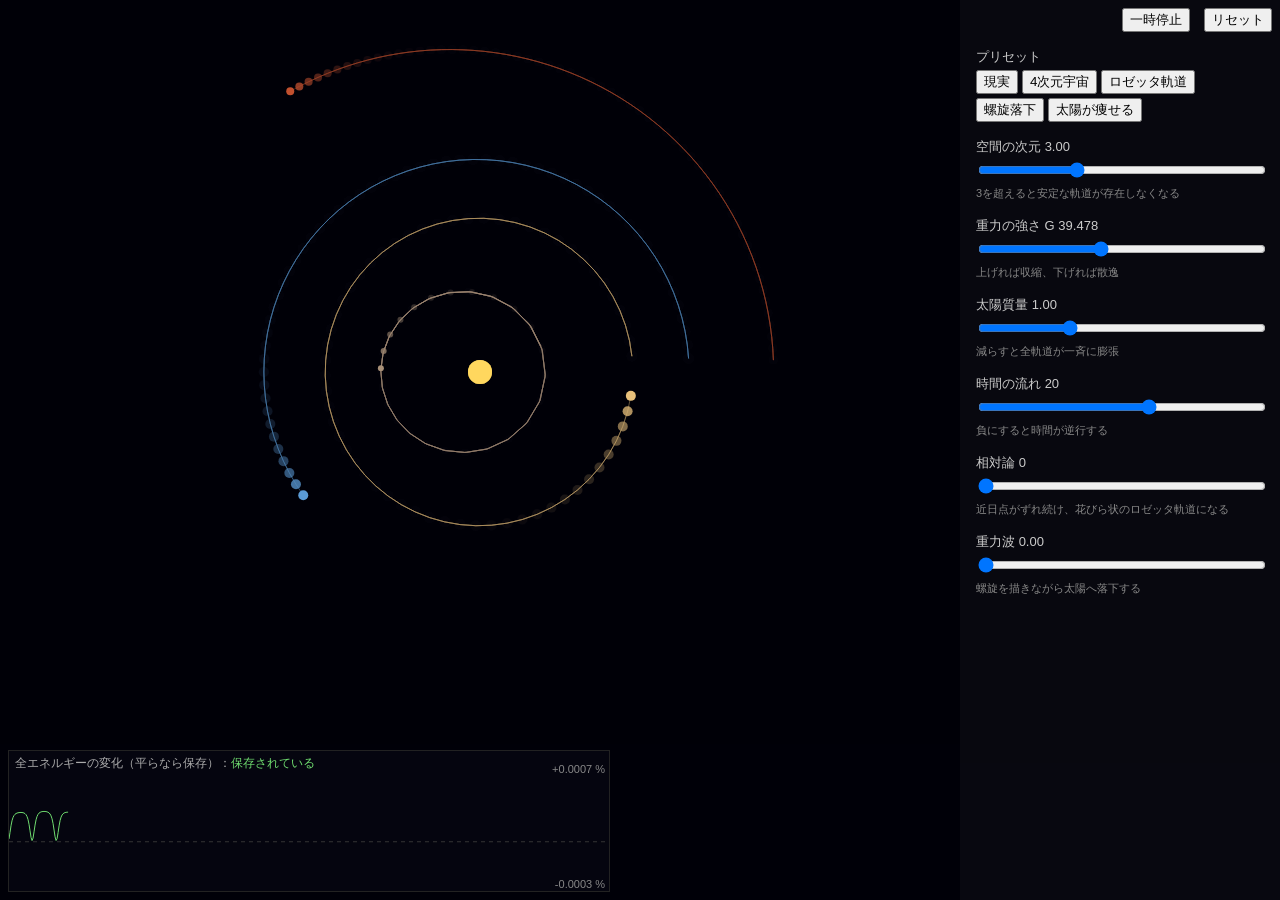
<file: app/index.html>
<!DOCTYPE html>
<html lang="ja">
<head>
  <meta charset="UTF-8">
  <title>内惑星「法則破壊」シミュレータ</title>
  <link rel="stylesheet" href="style.css">
</head>
<body>
  <div id="hud">
    経過年数: <span id="year">0.00</span> 年<br>
    全エネルギー: <span id="energy">—</span>
  </div>
  <button id="reset">リセット</button>
  <!-- Day7で追加：一時停止（decisions.md A-5。スペースキーでも切り替わる） -->
  <button id="pause">一時停止</button>
  <canvas id="canvas" width="600" height="600"></canvas>
  <!-- Day6で追加：エネルギーグラフ。メインcanvasの残像処理と干渉しないよう別canvasにする（decisions.md A-7） -->
  <canvas id="energy-graph" width="600" height="140"></canvas>
  <!-- ↓ ここから新規追加：Day3で導入したコントロールパネル -->
  <div id="panel">
    <!-- Day7で追加：プリセットボタン（design.md 9-3）。ボタンはmain.jsのPRESETSから生成する -->
    <div class="control">
      <label>プリセット</label>
      <div id="presets"></div>
    </div>

    <div class="control">
      <!-- スライダーの現在値をリアルタイムで表示する場所。
           main.jsのdimSlider.addEventListener('input', ...)が
           ここのtextContentを毎回書き換える -->
      <label>空間の次元 <span id="dim-val">3.00</span></label>

      <!-- id="dim" が main.js の document.getElementById('dim') で拾われる。
           min/max/step は design.md 7章の法則テーブルの値をそのまま使用
           （2.5〜4.0の範囲、0.01刻み） -->
      <input type="range" id="dim" min="2.5" max="4.0" step="0.01" value="3.0">

      <!-- スライダーの物理的背景を1行で説明（decisions.md A-11：説明文は最小限でよい） -->
      <p class="note">3を超えると安定な軌道が存在しなくなる</p>
    </div>

    <!-- ↓ Day4で追加：G・太陽質量・時間の流れ。decisions.md A-9により同じ#panel内に置く -->
    <div class="control">
      <label>重力の強さ G <span id="g-val">39.478</span></label>
      <!-- min/max/defaultはdesign.md 7章の法則テーブルの値 -->
      <input type="range" id="g" min="10" max="80" step="0.1" value="39.478">
      <p class="note">上げれば収縮、下げれば散逸</p>
    </div>

    <div class="control">
      <label>太陽質量 <span id="sun-mass-val">1.00</span></label>
      <input type="range" id="sun-mass" min="0.1" max="3.0" step="0.01" value="1.0">
      <p class="note">減らすと全軌道が一斉に膨張</p>
    </div>

    <div class="control">
      <!-- decisions.md A-4の決定：実体はSTEPS_PER_FRAME(速さ)。負の値で時間が逆行する -->
      <label>時間の流れ <span id="time-val">20</span></label>
      <input type="range" id="time" min="-100" max="100" step="1" value="20">
      <p class="note">負にすると時間が逆行する</p>
    </div>
    <!-- ↑ Day4ここまで -->

    <!-- ↓ Day5で追加：相対論と重力波。decisions.md A-9により同じ#panel内に置く -->
    <div class="control">
      <!-- min/max/defaultはdesign.md 7章の法則テーブルの値。gr=1が現実相当（100年で43秒角） -->
      <label>相対論 <span id="gr-val">0</span></label>
      <input type="range" id="gr" min="0" max="100000" step="100" value="0">
      <p class="note">近日点がずれ続け、花びら状のロゼッタ軌道になる</p>
    </div>

    <div class="control">
      <label>重力波 <span id="gw-val">0.00</span></label>
      <input type="range" id="gw" min="0" max="2" step="0.01" value="0">
      <p class="note">螺旋を描きながら太陽へ落下する</p>
    </div>
    <!-- ↑ Day5ここまで -->
  </div>
  <!-- ↑ ここまで新規追加 -->
  <script type="module" src="main.js"></script>
</body>
</html>
</file>
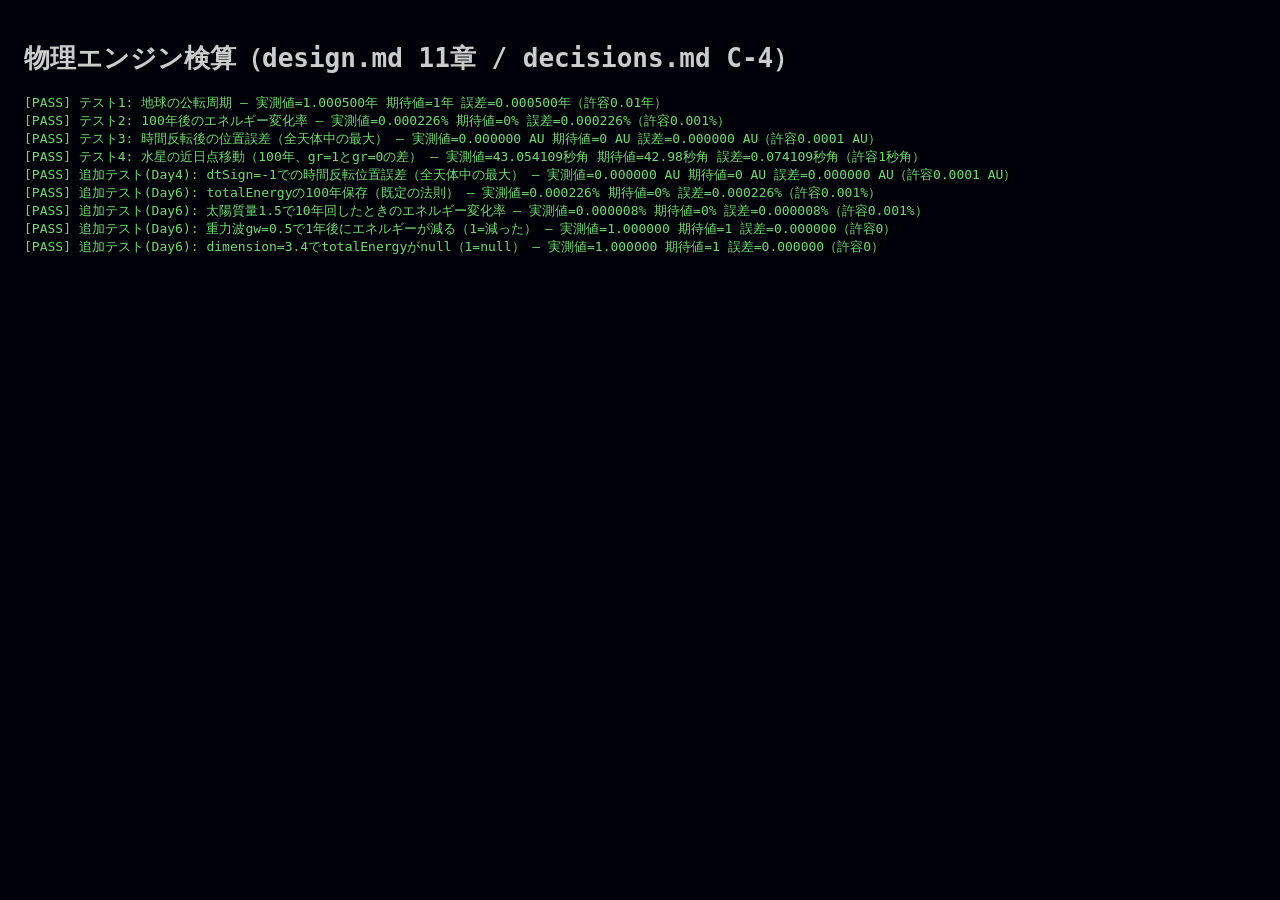
<file: app/test.html>
<!DOCTYPE html>
<html lang="ja">
<head>
  <meta charset="UTF-8">
  <title>物理エンジン検算 - test.html</title>
  <style>
    body { background: #000008; color: #ccc; font-family: monospace; padding: 16px; }
    .pass { color: #6fdc6f; }
    .fail { color: #ff6b6b; }
  </style>
</head>
<body>
  <h1>物理エンジン検算（design.md 11章 / decisions.md C-4）</h1>
  <div id="results">計算中...</div>

  <script type="module">
    import { createBodies, G } from './data.js';
    import { step, dt, defaultLaw, totalEnergy as physicsTotalEnergy } from './physics.js';

    const results = [];

    function assertClose(name, actual, expected, tolerance, unit = '') {
      const diff = Math.abs(actual - expected);
      const pass = diff <= tolerance;
      results.push({
        name,
        pass,
        detail: `実測値=${actual.toFixed(6)}${unit} 期待値=${expected}${unit} 誤差=${diff.toFixed(6)}${unit}（許容${tolerance}${unit}）`
      });
    }

    // テスト1: 周期 — 地球が1年でちょうど1周するか（design.md 5-3, 11章テスト1）
    function test1Period() {
      const bodies = createBodies();
      const law = { ...defaultLaw };
      const earth = bodies.find(b => b.name === '地球');
      let prevAngle = Math.atan2(earth.y, earth.x);
      let unwrapped = 0;
      let t = 0;
      const maxYears = 2; // 1周しないままここまで来たら異常とみなす安全装置

      while (t < maxYears) {
        step(bodies, law);
        t += dt;
        const angle = Math.atan2(earth.y, earth.x);
        let delta = angle - prevAngle;
        if (delta > Math.PI) delta -= 2 * Math.PI;
        if (delta < -Math.PI) delta += 2 * Math.PI;
        unwrapped += delta;
        prevAngle = angle;
        if (Math.abs(unwrapped) >= 2 * Math.PI) break;
      }
      assertClose('テスト1: 地球の公転周期', t, 1.00, 0.01, '年');
    }

    // 全天体の力学的エネルギー（運動+ポテンシャル）。指数2固定の現在の重力式に対応する式（B-4参照）。
    function totalEnergy(bodies) {
      let ke = 0, pe = 0;
      for (const b of bodies) {
        ke += 0.5 * b.m * (b.vx * b.vx + b.vy * b.vy);
      }
      for (let i = 0; i < bodies.length; i++) {
        for (let j = i + 1; j < bodies.length; j++) {
          const dx = bodies[j].x - bodies[i].x;
          const dy = bodies[j].y - bodies[i].y;
          const r = Math.sqrt(dx * dx + dy * dy) + 1e-9;
          pe += -G * bodies[i].m * bodies[j].m / r;
        }
      }
      return ke + pe;
    }

    // テスト2: エネルギー保存 — 100年回して変化率0.001%以下か（11章テスト2）
    function test2EnergyConservation() {
      const bodies = createBodies();
      const law = { ...defaultLaw };
      const e0 = totalEnergy(bodies);
      const steps = Math.round(100 / dt);
      for (let k = 0; k < steps; k++) step(bodies, law);
      const e1 = totalEnergy(bodies);
      const relChangePercent = Math.abs((e1 - e0) / e0) * 100;
      assertClose('テスト2: 100年後のエネルギー変化率', relChangePercent, 0, 0.001, '%');
    }

    // テスト3: 時間反転 — 100年進めて全速度を反転し、また100年進めると元の配置に戻るか（11章テスト3）
    // dtの符号を変える代わりに速度反転を使う（同じ意味：反転後に前進させると時間を逆行させたのと等価）。
    function test3TimeReversal() {
      const bodies = createBodies();
      const law = { ...defaultLaw };
      const initial = bodies.map(b => ({ x: b.x, y: b.y }));
      const steps = Math.round(100 / dt);

      for (let k = 0; k < steps; k++) step(bodies, law);
      for (const b of bodies) { b.vx *= -1; b.vy *= -1; }
      for (let k = 0; k < steps; k++) step(bodies, law);

      let maxError = 0;
      bodies.forEach((b, i) => {
        const dx = b.x - initial[i].x;
        const dy = b.y - initial[i].y;
        maxError = Math.max(maxError, Math.sqrt(dx * dx + dy * dy));
      });
      assertClose('テスト3: 時間反転後の位置誤差（全天体中の最大）', maxError, 0, 1e-4, ' AU');
    }

    // テスト4: 相対論 — gr=1で水星を100年回し、近日点が42.98秒角ずれるか（11章テスト4 / decisions.md B-6）
    // 他の惑星の摂動（100年で約530秒角）が混ざらないよう、太陽と水星だけで回す。
    // また時間刻みの粗さによる見かけの近日点移動（gr=0でも数千秒角ある）を打ち消すため、
    // gr=1 と gr=0 の差を相対論の効果とみなす。
    function test4GrPerihelion() {
      // 近日点の向き = 離心率ベクトル e = (v×h)/GM - r/|r| の角度。
      // 「最接近の瞬間」を探すより、毎ステップの位置と速度から直接求めるほうが時間刻みに左右されない。
      function perihelionAngle(b) {
        const r = Math.sqrt(b.x * b.x + b.y * b.y);
        const h = b.x * b.vy - b.y * b.vx; // 比角運動量
        const ex = b.vy * h / G - b.x / r;
        const ey = -b.vx * h / G - b.y / r;
        return Math.atan2(ey, ex);
      }
      function shiftAfter100Years(gr) {
        const bodies = createBodies().filter(b => b.name === '太陽' || b.name === '水星');
        const law = { ...defaultLaw, gr };
        const mercury = bodies[1];
        const start = perihelionAngle(mercury);
        const steps = Math.round(100 / dt);
        for (let k = 0; k < steps; k++) step(bodies, law);
        const d = perihelionAngle(mercury) - start;
        return Math.atan2(Math.sin(d), Math.cos(d)); // -π〜πに正規化
      }
      const toArcsec = rad => rad * 180 / Math.PI * 3600;
      const shift = toArcsec(shiftAfter100Years(1) - shiftAfter100Years(0));
      assertClose('テスト4: 水星の近日点移動（100年、gr=1とgr=0の差）', shift, 42.98, 1, '秒角');
    }

    // 追加テスト(Day4): law.dtSign=-1にした場合の時間反転（decisions.md A-4の実装そのものの検算）
    // テスト3は速度反転で代用していたが、こちらはDay4で実際にUIから触れるdtSignの経路を通す。
    function test4DtSignReversal() {
      const bodies = createBodies();
      const law = { ...defaultLaw };
      const initial = bodies.map(b => ({ x: b.x, y: b.y }));
      const steps = Math.round(50 / dt);

      for (let k = 0; k < steps; k++) step(bodies, law);
      law.dtSign = -1;
      for (let k = 0; k < steps; k++) step(bodies, law);

      let maxError = 0;
      bodies.forEach((b, i) => {
        const dx = b.x - initial[i].x;
        const dy = b.y - initial[i].y;
        maxError = Math.max(maxError, Math.sqrt(dx * dx + dy * dy));
      });
      assertClose('追加テスト(Day4): dtSign=-1での時間反転位置誤差（全天体中の最大）', maxError, 0, 1e-4, ' AU');
    }

    // 追加テスト(Day6): physics.jsのtotalEnergy（エネルギーグラフの元データ）の検算
    function test6Energy() {
      // (a) 既定の法則では100年でほぼ保存する（テスト2と同じ条件をphysics.js側の関数で）
      {
        const bodies = createBodies();
        const law = { ...defaultLaw };
        const e0 = physicsTotalEnergy(bodies, law);
        for (let k = 0; k < Math.round(100 / dt); k++) step(bodies, law);
        const rel = Math.abs((physicsTotalEnergy(bodies, law) - e0) / e0) * 100;
        assertClose('追加テスト(Day6): totalEnergyの100年保存（既定の法則）', rel, 0, 0.001, '%');
      }
      // (b) 太陽質量を1.5にしたまま回しても保存する（sunMassをポテンシャルに入れている検算）。
      // 0.5だと地球の初速が脱出速度とほぼ等しく全エネルギーが≒0になり、変化率の分母が小さすぎて検算にならない
      {
        const bodies = createBodies();
        const law = { ...defaultLaw, sunMass: 1.5 };
        const e0 = physicsTotalEnergy(bodies, law);
        for (let k = 0; k < Math.round(10 / dt); k++) step(bodies, law);
        const rel = Math.abs((physicsTotalEnergy(bodies, law) - e0) / e0) * 100;
        assertClose('追加テスト(Day6): 太陽質量1.5で10年回したときのエネルギー変化率', rel, 0, 0.001, '%');
      }
      // (c) 重力波をかけるとエネルギーが減る（グラフが下に折れることの検算）
      {
        const bodies = createBodies();
        const law = { ...defaultLaw, gw: 0.5 };
        const e0 = physicsTotalEnergy(bodies, law);
        for (let k = 0; k < Math.round(1 / dt); k++) step(bodies, law);
        const decreased = physicsTotalEnergy(bodies, law) < e0 ? 1 : 0;
        assertClose('追加テスト(Day6): 重力波gw=0.5で1年後にエネルギーが減る（1=減った）', decreased, 1, 0);
      }
      // (d) dimension ≠ 3 では定義されない（decisions.md B-4）
      {
        const undefinedEnergy = physicsTotalEnergy(createBodies(), { ...defaultLaw, dimension: 3.4 }) === null ? 1 : 0;
        assertClose('追加テスト(Day6): dimension=3.4でtotalEnergyがnull（1=null）', undefinedEnergy, 1, 0);
      }
    }

    test1Period();
    test2EnergyConservation();
    test3TimeReversal();
    test4GrPerihelion();
    test4DtSignReversal();
    test6Energy();

    const container = document.getElementById('results');
    container.innerHTML = '';
    for (const r of results) {
      const line = document.createElement('div');
      line.className = r.pass ? 'pass' : 'fail';
      line.textContent = `[${r.pass ? 'PASS' : 'FAIL'}] ${r.name} — ${r.detail}`;
      container.appendChild(line);
    }
  </script>
</body>
</html>
</file>
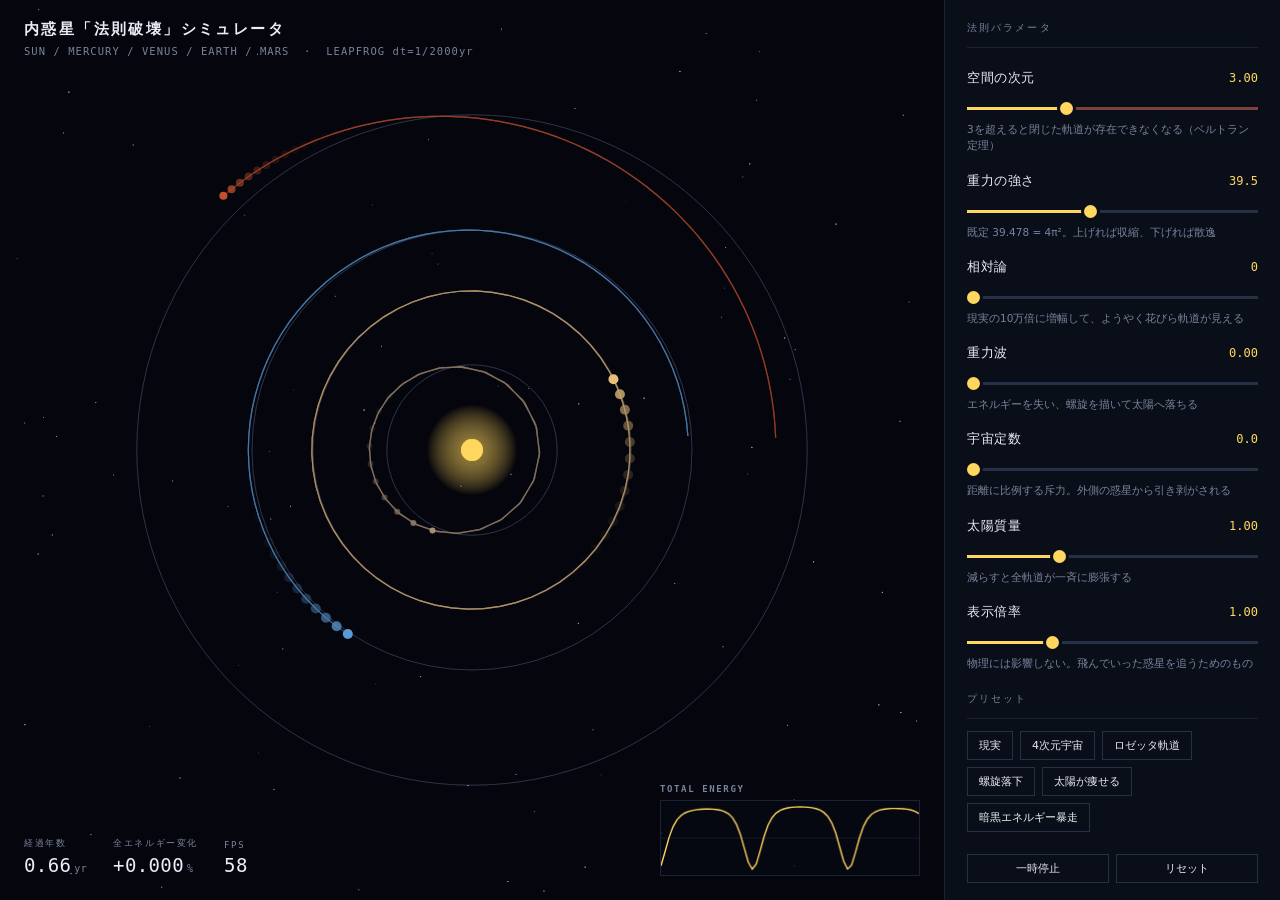
<file: docs/solar_pannel/preview.html>
<!DOCTYPE html>
<html lang="ja">
<head>
<meta charset="utf-8">
<meta name="viewport" content="width=device-width, initial-scale=1">
<title>内惑星「法則破壊」シミュレータ — 完成イメージ</title>

<style>
  *, *::before, *::after { box-sizing: border-box; margin: 0; padding: 0; }
  html, body { height: 100%; }

  :root {
    --void:   #04060e;
    --panel:  #0a0e19;
    --line:   #1a2233;
    --line-2: #263148;
    --ink:    #e9edf6;
    --dim:    #79839c;
    --amber:  #ffd75e;
    --danger: #c1502e;

    --mono: "SF Mono", "Consolas", "Roboto Mono", ui-monospace, monospace;
    --sans: "Hiragino Kaku Gothic ProN", "Yu Gothic UI", "Yu Gothic",
            "Noto Sans JP", "Segoe UI", system-ui, sans-serif;
  }

  /* 宇宙の観測コンソールとして、意図的にダーク単一テーマで作っている */
  body { background: var(--void); color: var(--ink); font-family: var(--sans); }

  .lab {
    display: grid;
    grid-template-columns: minmax(0,1fr) 336px;
    min-height: 100vh;
  }

  /* ---------- 左：観測画面 ---------- */
  .stage { position: relative; min-height: 60vh; }
  #sky { display: block; width: 100%; height: 100%; position: absolute; inset: 0; }

  .stage-head {
    position: absolute; top: 20px; left: 24px; z-index: 2;
    pointer-events: none;
  }
  .stage-head h1 {
    font-size: 15px; font-weight: 600; letter-spacing: .16em;
    margin-bottom: 6px;
  }
  .stage-head p {
    font-family: var(--mono); font-size: 10.5px; color: var(--dim);
    letter-spacing: .1em;
  }

  .readout {
    position: absolute; left: 24px; bottom: 24px; z-index: 2;
    display: flex; gap: 26px; align-items: flex-end;
    font-family: var(--mono); font-variant-numeric: tabular-nums;
  }
  .readout dt {
    font-size: 9px; letter-spacing: .18em; color: var(--dim);
    margin-bottom: 4px;
  }
  .readout dd { font-size: 19px; letter-spacing: .02em; }
  .readout dd small { font-size: 10px; color: var(--dim); margin-left: 3px; }
  .broken { color: var(--danger); }

  .graph-wrap {
    position: absolute; right: 24px; bottom: 24px; z-index: 2;
    width: 260px;
  }
  .graph-wrap h2 {
    font-family: var(--mono); font-size: 9px; letter-spacing: .18em;
    color: var(--dim); margin-bottom: 6px;
  }
  #energy {
    display: block; width: 100%; height: 76px;
    border: 1px solid var(--line);
    background: rgba(6,9,18,.72);
  }

  /* ---------- 右：計器パネル ---------- */
  .rail {
    background: var(--panel);
    border-left: 1px solid var(--line);
    padding: 22px 22px 40px;
    display: flex; flex-direction: column; gap: 22px;
    max-height: 100vh; overflow-y: auto;
  }

  .rail-title {
    font-family: var(--mono); font-size: 9.5px; letter-spacing: .22em;
    color: var(--dim);
    padding-bottom: 12px; border-bottom: 1px solid var(--line);
  }

  .laws { display: flex; flex-direction: column; gap: 19px; }

  .law-head {
    display: flex; justify-content: space-between; align-items: baseline;
    margin-bottom: 8px;
  }
  .law-head .name { font-size: 12.5px; letter-spacing: .04em; }
  .law-head .val {
    font-family: var(--mono); font-size: 12px; color: var(--amber);
    font-variant-numeric: tabular-nums;
  }
  .law .note {
    font-size: 10.5px; line-height: 1.55; color: var(--dim);
    margin-top: 7px;
  }

  input[type=range] {
    -webkit-appearance: none; appearance: none;
    width: 100%; background: transparent; cursor: ew-resize;
  }
  input[type=range]::-webkit-slider-runnable-track {
    height: 3px; background: var(--track, var(--line-2));
  }
  input[type=range]::-moz-range-track {
    height: 3px; background: var(--track, var(--line-2));
  }
  input[type=range]::-webkit-slider-thumb {
    -webkit-appearance: none; appearance: none;
    width: 13px; height: 13px; margin-top: -5px;
    background: var(--amber); border-radius: 50%;
    box-shadow: 0 0 0 3px var(--panel);
  }
  input[type=range]::-moz-range-thumb {
    width: 13px; height: 13px; border: none;
    background: var(--amber); border-radius: 50%;
    box-shadow: 0 0 0 3px var(--panel);
  }
  input[type=range]:focus-visible { outline: none; }
  input[type=range]:focus-visible::-webkit-slider-thumb {
    box-shadow: 0 0 0 3px var(--panel), 0 0 0 5px var(--amber);
  }

  .presets { display: flex; flex-wrap: wrap; gap: 7px; }
  .presets button, .transport button {
    font-family: var(--sans); font-size: 11px; color: var(--ink);
    background: transparent; border: 1px solid var(--line-2);
    padding: 6px 11px; cursor: pointer;
    transition: border-color .15s, color .15s;
  }
  .presets button:hover, .transport button:hover {
    border-color: var(--amber); color: var(--amber);
  }
  .presets button:focus-visible, .transport button:focus-visible {
    outline: 2px solid var(--amber); outline-offset: 2px;
  }
  .transport { display: flex; gap: 7px; }
  .transport button { flex: 1; }

  .legend {
    display: flex; flex-direction: column; gap: 6px;
    font-family: var(--mono); font-size: 10px; color: var(--dim);
    font-variant-numeric: tabular-nums;
  }
  .legend div { display: flex; align-items: center; gap: 8px; }
  .legend i { width: 7px; height: 7px; border-radius: 50%; flex: none; }
  .legend span:first-of-type { flex: 1; font-family: var(--sans); font-size: 11px; color: var(--ink); }

  @media (max-width: 900px) {
    .lab { grid-template-columns: 1fr; }
    .stage { height: 62vh; }
    .rail { max-height: none; border-left: none; border-top: 1px solid var(--line); }
    .graph-wrap { display: none; }
  }
  @media (prefers-reduced-motion: reduce) {
    .presets button, .transport button { transition: none; }
  }
</style>
</head>
<body>

<div class="lab">
  <section class="stage">
    <canvas id="sky"></canvas>

    <div class="stage-head">
      <h1>内惑星「法則破壊」シミュレータ</h1>
      <p>SUN / MERCURY / VENUS / EARTH / MARS &nbsp;·&nbsp; LEAPFROG dt=1/2000yr</p>
    </div>

    <dl class="readout">
      <div>
        <dt>経過年数</dt>
        <dd id="years">0.00<small>yr</small></dd>
      </div>
      <div>
        <dt>全エネルギー変化</dt>
        <dd id="dE">0.000<small>%</small></dd>
      </div>
      <div>
        <dt>FPS</dt>
        <dd id="fps">60</dd>
      </div>
    </dl>

    <div class="graph-wrap">
      <h2>TOTAL ENERGY</h2>
      <canvas id="energy"></canvas>
    </div>
  </section>

  <aside class="rail">
    <div class="rail-title">法則パラメータ</div>

    <div class="laws" id="laws"></div>

    <div>
      <div class="rail-title" style="margin-bottom:12px">プリセット</div>
      <div class="presets" id="presets"></div>
    </div>

    <div class="transport">
      <button id="pause">一時停止</button>
      <button id="reset">リセット</button>
    </div>

    <div>
      <div class="rail-title" style="margin-bottom:12px">太陽からの距離</div>
      <div class="legend" id="legend"></div>
    </div>
  </aside>
</div>

<script>
(() => {
  "use strict";

  // ===== 単位系: AU / 年 / 太陽質量 =====
  const G0 = 4 * Math.PI * Math.PI;
  const C_LIGHT = 63241.077;

  const ELEMENTS = [
    { id:'mercury', label:'水星', a:0.38710, e:0.20563, m:1.6601e-7, color:'#a89078', r:3 },
    { id:'venus',   label:'金星', a:0.72333, e:0.00677, m:2.4478e-6, color:'#e8c07a', r:5 },
    { id:'earth',   label:'地球', a:1.00000, e:0.01671, m:3.0035e-6, color:'#5b9bd5', r:5 },
    { id:'mars',    label:'火星', a:1.52368, e:0.09340, m:3.2271e-7, color:'#c1502e', r:4 },
  ];

  const defaultLaw = {
    dimension: 3.0, G: G0, gr: 0, gw: 0, lambda: 0, sunMass: 1.0, zoom: 1.0
  };
  let law = { ...defaultLaw };

  const SLIDERS = [
    { key:'dimension', name:'空間の次元', min:2.5, max:4.0, step:0.01, digits:2,
      danger:(3.0-2.5)/1.5, note:'3を超えると閉じた軌道が存在できなくなる（ベルトラン定理）' },
    { key:'G', name:'重力の強さ', min:10, max:80, step:0.1, digits:1,
      note:'既定 39.478 = 4π²。上げれば収縮、下げれば散逸' },
    { key:'gr', name:'相対論', min:0, max:100000, step:100, digits:0,
      note:'現実の10万倍に増幅して、ようやく花びら軌道が見える' },
    { key:'gw', name:'重力波', min:0, max:2, step:0.01, digits:2,
      note:'エネルギーを失い、螺旋を描いて太陽へ落ちる' },
    { key:'lambda', name:'宇宙定数', min:0, max:50, step:0.5, digits:1,
      note:'距離に比例する斥力。外側の惑星から引き剥がされる' },
    { key:'sunMass', name:'太陽質量', min:0.1, max:3.0, step:0.01, digits:2,
      note:'減らすと全軌道が一斉に膨張する' },
    { key:'zoom', name:'表示倍率', min:0.2, max:3.0, step:0.01, digits:2,
      note:'物理には影響しない。飛んでいった惑星を追うためのもの' },
  ];

  const PRESETS = {
    '現実':               {},
    '4次元宇宙':          { dimension: 4.0, zoom: 0.6 },
    'ロゼッタ軌道':        { gr: 80000, zoom: 1.6 },
    '螺旋落下':           { gw: 0.5, zoom: 1.6 },
    '太陽が痩せる':        { sunMass: 0.4, zoom: 0.45 },
    '暗黒エネルギー暴走':   { lambda: 30, zoom: 0.5 },
  };

  // ===== 天体 =====
  function createBodies() {
    const bodies = [{
      id:'sun', label:'太陽', x:0, y:0, vx:0, vy:0,
      m:1.0, color:'#ffd75e', r:11, a:0, fixed:true, trail:[]
    }];
    for (const p of ELEMENTS) {
      bodies.push({
        id:p.id, label:p.label,
        x: p.a * (1 - p.e), y: 0,
        vx: 0, vy: Math.sqrt(G0 / p.a * (1 + p.e) / (1 - p.e)),
        m:p.m, color:p.color, r:p.r, a:p.a, fixed:false, trail:[]
      });
    }
    return bodies;
  }

  // ===== 物理: 法則の改変はすべてこの関数の中で起きる =====
  function computeAccel(bodies, law) {
    const n = bodies.length;
    const acc = bodies.map(() => ({ ax:0, ay:0 }));
    const exponent = law.dimension - 1;

    for (let i = 1; i < n; i++) {          // 太陽は固定するので i=0 は計算しない
      const A = bodies[i];
      for (let j = 0; j < n; j++) {
        if (i === j) continue;
        const B = bodies[j];
        const dx = B.x - A.x, dy = B.y - A.y;
        const r = Math.sqrt(dx*dx + dy*dy) + 1e-9;
        const mB = (j === 0) ? B.m * law.sunMass : B.m;

        let a = law.G * mB / Math.pow(r, exponent);

        if (law.gr > 0 && j === 0) {       // 相対論補正は太陽に対してだけ
          const h = A.x * A.vy - A.y * A.vx;
          a *= (1 + law.gr * 3 * h * h / (C_LIGHT * C_LIGHT * r * r));
        }
        acc[i].ax += a * dx / r;
        acc[i].ay += a * dy / r;
      }
      if (law.lambda !== 0) {              // 宇宙定数: 中心から外向きの斥力
        acc[i].ax += law.lambda * A.x;
        acc[i].ay += law.lambda * A.y;
      }
      if (law.gw > 0) {                    // 重力波: 速度に比例する減衰
        acc[i].ax -= law.gw * A.vx;
        acc[i].ay -= law.gw * A.vy;
      }
    }
    return acc;
  }

  const DT = 1 / 2000;
  function stepOnce(bodies, law) {
    let acc = computeAccel(bodies, law);
    for (let i = 1; i < bodies.length; i++) {
      bodies[i].vx += acc[i].ax * DT / 2;
      bodies[i].vy += acc[i].ay * DT / 2;
      bodies[i].x  += bodies[i].vx * DT;
      bodies[i].y  += bodies[i].vy * DT;
    }
    acc = computeAccel(bodies, law);
    for (let i = 1; i < bodies.length; i++) {
      bodies[i].vx += acc[i].ax * DT / 2;
      bodies[i].vy += acc[i].ay * DT / 2;
    }
  }

  // 次元が3でないとき、逆二乗前提のこの式は意味を持たない
  function totalEnergy(bodies, law) {
    if (Math.abs(law.dimension - 3) > 1e-9) return null;
    let E = 0;
    for (let i = 1; i < bodies.length; i++) {
      const b = bodies[i];
      E += 0.5 * b.m * (b.vx*b.vx + b.vy*b.vy);
      for (let j = 0; j < bodies.length; j++) {
        if (j >= i) continue;
        const dx = bodies[j].x - b.x, dy = bodies[j].y - b.y;
        const r = Math.sqrt(dx*dx + dy*dy) + 1e-9;
        const mj = (j === 0) ? bodies[j].m * law.sunMass : bodies[j].m;
        E -= law.G * b.m * mj / r;
      }
    }
    return E;
  }

  // ===== UI 生成 =====
  const railLaws = document.getElementById('laws');
  const inputs = {};

  function trackStyle(cfg, value) {
    const t = (value - cfg.min) / (cfg.max - cfg.min) * 100;
    const stops = [
      `#ffd75e 0 ${t}%`,
      `#263148 ${t}% 100%`
    ];
    let bg = `linear-gradient(90deg, ${stops.join(',')})`;
    if (cfg.danger !== undefined) {
      const d = cfg.danger * 100;
      bg = `linear-gradient(90deg, rgba(193,80,46,0) 0 ${d}%, rgba(193,80,46,.55) ${d}% 100%), ` + bg;
    }
    return bg;
  }

  for (const cfg of SLIDERS) {
    const wrap = document.createElement('div');
    wrap.className = 'law';
    wrap.innerHTML =
      '<div class="law-head"><span class="name"></span><span class="val"></span></div>' +
      '<input type="range">' +
      '<p class="note"></p>';
    wrap.querySelector('.name').textContent = cfg.name;
    wrap.querySelector('.note').textContent = cfg.note;
    const el = wrap.querySelector('input');
    el.min = cfg.min; el.max = cfg.max; el.step = cfg.step;
    el.value = law[cfg.key];
    el.setAttribute('aria-label', cfg.name);
    inputs[cfg.key] = { el, out: wrap.querySelector('.val'), cfg };
    el.addEventListener('input', () => {
      law[cfg.key] = parseFloat(el.value);
      syncOne(cfg.key);
      if (cfg.key !== 'zoom') marks.push(hist.length);   // 壊した瞬間に印を打つ
    });
    railLaws.appendChild(wrap);
  }

  function syncOne(key) {
    const { el, out, cfg } = inputs[key];
    el.value = law[key];
    out.textContent = law[key].toFixed(cfg.digits);
    el.style.setProperty('--track', trackStyle(cfg, law[key]));
  }
  function syncAll() { for (const cfg of SLIDERS) syncOne(cfg.key); }

  const presetBox = document.getElementById('presets');
  for (const [name, patch] of Object.entries(PRESETS)) {
    const b = document.createElement('button');
    b.textContent = name;
    b.addEventListener('click', () => {
      law = { ...defaultLaw, ...patch };   // 書かれていない項目は既定に戻す
      syncAll();
      reset();
    });
    presetBox.appendChild(b);
  }

  const legendBox = document.getElementById('legend');
  const legendVals = {};
  for (const p of ELEMENTS) {
    const row = document.createElement('div');
    row.innerHTML = '<i></i><span></span><span class="d"></span>';
    row.querySelector('i').style.background = p.color;
    row.querySelectorAll('span')[0].textContent = p.label;
    legendVals[p.id] = row.querySelector('.d');
    legendBox.appendChild(row);
  }

  // ===== 状態 =====
  let bodies = createBodies();
  let years = 0, E0 = null, hist = [], marks = [], running = true, broken = false;

  function reset() {
    bodies = createBodies();
    years = 0; E0 = null; hist = []; marks = []; broken = false;
    running = true;
    document.getElementById('pause').textContent = '一時停止';
  }
  document.getElementById('reset').addEventListener('click', reset);
  document.getElementById('pause').addEventListener('click', (ev) => {
    running = !running;
    ev.currentTarget.textContent = running ? '一時停止' : '再開';
  });

  // ===== 描画 =====
  const sky = document.getElementById('sky');
  const ctx = sky.getContext('2d');
  const graph = document.getElementById('energy');
  const gctx = graph.getContext('2d');
  let W = 0, H = 0, GW = 0, GH = 0;
  const stars = [];

  function fit() {
    const dpr = Math.min(window.devicePixelRatio || 1, 2);
    const rect = sky.parentElement.getBoundingClientRect();
    W = rect.width; H = rect.height;
    sky.width = W * dpr; sky.height = H * dpr;
    ctx.setTransform(dpr, 0, 0, dpr, 0, 0);

    const gr = graph.getBoundingClientRect();
    GW = gr.width; GH = gr.height;
    graph.width = GW * dpr; graph.height = GH * dpr;
    gctx.setTransform(dpr, 0, 0, dpr, 0, 0);

    stars.length = 0;
    const n = Math.round(W * H / 9000);
    for (let i = 0; i < n; i++) {
      stars.push({ x: Math.random()*W, y: Math.random()*H, a: Math.random()*0.5 + 0.08 });
    }
    ctx.fillStyle = '#04060e';
    ctx.fillRect(0, 0, W, H);
  }
  window.addEventListener('resize', fit);

  const SCALE_BASE = 220;
  function sx(x) { return W/2 + x * SCALE_BASE * law.zoom; }
  function sy(y) { return H/2 - y * SCALE_BASE * law.zoom; }

  function drawSky() {
    ctx.fillStyle = 'rgba(4,6,14,0.26)';        // 残像を残すため半透明で塗る
    ctx.fillRect(0, 0, W, H);

    for (const s of stars) {
      ctx.fillStyle = `rgba(200,214,240,${s.a})`;
      ctx.fillRect(s.x, s.y, 1, 1);
    }

    // 本来の軌道半径（法則を戻したときの基準）
    ctx.strokeStyle = 'rgba(120,140,180,0.12)';
    ctx.lineWidth = 1;
    for (const p of ELEMENTS) {
      ctx.beginPath();
      ctx.arc(W/2, H/2, p.a * SCALE_BASE * law.zoom, 0, Math.PI*2);
      ctx.stroke();
    }

    for (const b of bodies) {
      if (b.trail.length > 1) {
        ctx.strokeStyle = b.color + '70';
        ctx.lineWidth = 1.2;
        ctx.beginPath();
        for (let i = 0; i < b.trail.length; i++) {
          const p = b.trail[i];
          i ? ctx.lineTo(sx(p.x), sy(p.y)) : ctx.moveTo(sx(p.x), sy(p.y));
        }
        ctx.stroke();
      }
    }

    for (const b of bodies) {
      const X = sx(b.x), Y = sy(b.y);
      if (b.id === 'sun') {
        const g = ctx.createRadialGradient(X, Y, 0, X, Y, 46);
        g.addColorStop(0, 'rgba(255,215,94,0.30)');
        g.addColorStop(1, 'rgba(255,215,94,0)');
        ctx.fillStyle = g;
        ctx.beginPath(); ctx.arc(X, Y, 46, 0, Math.PI*2); ctx.fill();
      }
      ctx.fillStyle = b.color;
      ctx.beginPath(); ctx.arc(X, Y, b.r, 0, Math.PI*2); ctx.fill();
    }
  }

  function drawGraph() {
    gctx.clearRect(0, 0, GW, GH);
    gctx.strokeStyle = 'rgba(120,140,180,0.16)';
    gctx.lineWidth = 1;
    gctx.beginPath(); gctx.moveTo(0, GH/2); gctx.lineTo(GW, GH/2); gctx.stroke();

    if (hist.length < 2) return;
    let lo = Infinity, hi = -Infinity;
    for (const v of hist) { if (v < lo) lo = v; if (v > hi) hi = v; }
    const span = Math.max(hi - lo, 1e-9);
    const px = i => i / (hist.length - 1) * GW;
    const py = v => GH - 6 - (v - lo) / span * (GH - 12);

    for (const m of marks) {
      if (m >= hist.length) continue;
      gctx.strokeStyle = 'rgba(193,80,46,0.55)';
      gctx.beginPath(); gctx.moveTo(px(m), 0); gctx.lineTo(px(m), GH); gctx.stroke();
    }

    gctx.strokeStyle = '#ffd75e';
    gctx.lineWidth = 1.4;
    gctx.beginPath();
    hist.forEach((v, i) => i ? gctx.lineTo(px(i), py(v)) : gctx.moveTo(px(i), py(v)));
    gctx.stroke();
  }

  // ===== ループ =====
  const STEPS_PER_FRAME = 20;
  const elYears = document.getElementById('years');
  const elDE = document.getElementById('dE');
  const elFps = document.getElementById('fps');
  let last = performance.now(), fps = 60;

  function loop(now) {
    fps += ((1000 / Math.max(now - last, 1)) - fps) * 0.08;
    last = now;

    if (running && !broken) {
      for (let k = 0; k < STEPS_PER_FRAME; k++) { stepOnce(bodies, law); years += DT; }

      for (const b of bodies) {
        if (!Number.isFinite(b.x) || !Number.isFinite(b.y)) { broken = true; running = false; }
      }

      for (const b of bodies) {
        if (b.fixed) continue;
        b.trail.push({ x: b.x, y: b.y });
        if (b.trail.length > 1500) b.trail.shift();
      }

      const E = totalEnergy(bodies, law);
      if (E !== null) {
        if (E0 === null) E0 = E;
        hist.push((E - E0) / Math.abs(E0) * 100);
        if (hist.length > 600) { hist.shift(); marks = marks.map(m => m - 1).filter(m => m >= 0); }
      }

      elYears.innerHTML = years.toFixed(2) + '<small>yr</small>';
      if (E === null) {
        elDE.innerHTML = '<span class="broken">定義なし</span>';
      } else {
        const d = hist.length ? hist[hist.length - 1] : 0;
        const cls = Math.abs(d) > 0.01 ? ' class="broken"' : '';
        elDE.innerHTML = `<span${cls}>${d >= 0 ? '+' : ''}${d.toFixed(3)}</span><small>%</small>`;
      }
      elFps.textContent = Math.round(fps);

      for (const b of bodies) {
        if (b.fixed) continue;
        const r = Math.sqrt(b.x*b.x + b.y*b.y);
        legendVals[b.id].textContent = r.toFixed(3) + ' AU';
      }
    }

    drawSky();
    drawGraph();
    requestAnimationFrame(loop);
  }

  fit();
  syncAll();
  requestAnimationFrame(loop);
})();
</script>

</body>
</html>
</file>
<file: app/style.css>
html, body {
  margin: 0;
  background: #000008;
  color: #ccc;
  font-family: sans-serif;
  overflow: hidden;
}

/* 画面左上に固定し、大きさはmain.jsのresize()が「パネルとエネルギーグラフを除いた領域」に合わせる（decisions.md A-9） */
#canvas {
  position: fixed;
  top: 0;
  left: 0;
}

#hud {
  position: fixed;
  top: 8px;
  left: 8px;
  font-size: 14px;
}

#reset {
  position: fixed;
  top: 8px;
  right: 8px;
  /* #panelは同じ右上領域(top:0〜100vh, right:0〜320px)を占めており、
     HTML上で#resetより後ろに書かれているため、z-index指定なしだと#panelが手前に来て
     クリックを奪ってしまう（見た目には#panelは半透明なので気づきにくい）。
     z-indexで常にこのボタンを手前に固定する。 */
  z-index: 10;
}

/* Day7で追加：一時停止ボタン。#resetの左隣に置く。z-indexの理由は#resetと同じ */
#pause {
  position: fixed;
  top: 8px;
  right: 90px;
  z-index: 10;
}

/* Day7で追加：プリセットボタンを折り返しながら横に並べる */
#presets {
  display: flex;
  flex-wrap: wrap;
  gap: 4px;
}

/* コントロールパネルの外枠。
   decisions.md A-9の決定（右側固定・幅320px・縦スクロール可）をそのまま反映 */
#panel {
  position: fixed;  /* スクロールしても画面に張り付いたまま */
  top: 0;
  right: 0;          /* 画面右端にぴったり寄せる */
  width: 320px;       /* A-9で決めた固定幅 */
  height: 100vh;      /* 画面の縦幅いっぱい */
  overflow-y: auto;   /* スライダーが増えて縦に収まらなくなったらスクロールできるように */
  box-sizing: border-box; /* paddingを含めてwidth:320pxに収まるようにする */
  padding: 48px 16px 16px; /* 上だけ48px空けているのは、右上固定の「リセット」ボタン(#reset)と
                              パネル内1つ目のスライダーが重ならないようにするため */
  background: rgba(255, 255, 255, 0.03); /* ごく薄い白でパネル領域を可視化しつつ、
                                             背後のcanvas(軌道)が透けて見えるようにする */
}

/* スライダー1つぶんのまとまり（ラベル＋つまみ＋説明文）の単位。
   design.md 9-2の<div class="control">にそのまま対応。
   将来Day4以降でG・gr・gwなど他のスライダーを増やすときも
   このクラスを使い回す想定 */
.control {
  margin-bottom: 16px; /* スライダー同士の間隔 */
}

.control label {
  display: block;      /* ラベルとスライダーを縦に並べる */
  margin-bottom: 4px;
  font-size: 13px;
}

.control input[type="range"] {
  width: 100%;          /* パネル幅いっぱいまでスライダーを伸ばす */
}

.control .note {
  margin: 4px 0 0;
  font-size: 11px;       /* 補足説明は本文より小さく（decisions.md A-11「説明文は最小限」の空気に合わせて控えめに） */
  color: #888;           /* 主張しすぎない薄いグレー */
}

/* Day6で追加：エネルギーグラフ。design.md 1章「画面下部には全エネルギーのグラフ」に合わせて左下に固定する */
#energy-graph {
  position: fixed;
  left: 8px;
  bottom: 8px;
  border: 1px solid #222;
}
</file>
